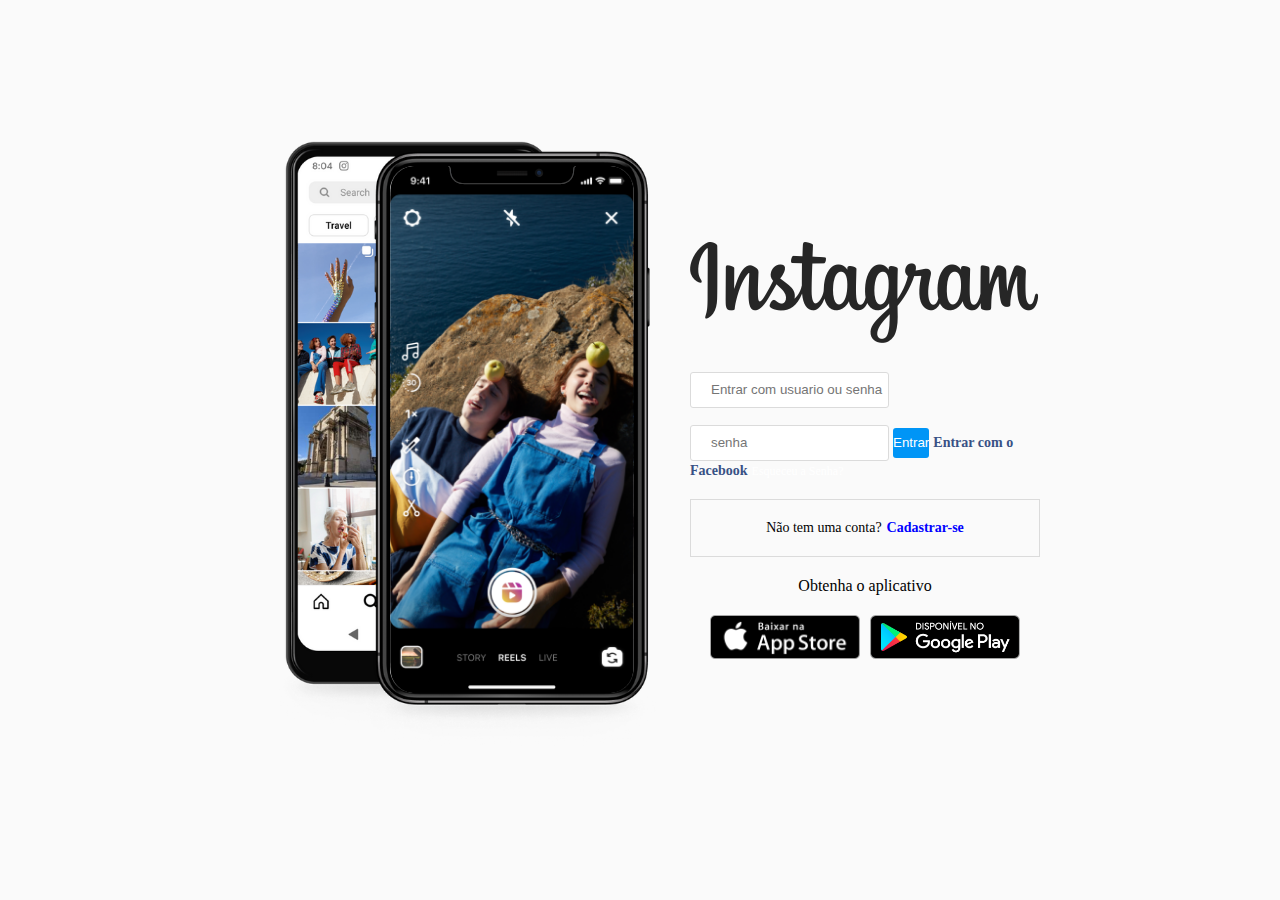
<file: index.html>
<!DOCTYPE html>
<html lang="pt-br">

<head>
    <meta charset="UTF-8">
    <meta http-equiv="X-UA-Compatible" content="IE=edge">
    
    <meta name="viewport" content="width=device-width, initial-scale=1.0">
    <link rel="stylesheet" href="./styles.css">
    <title>Intagran</title>
</head>

<body>
    <div class="conteiner-imagens">
        <img src="./img/celular.png" class="img-celular">
        <img src="./img/insta1.png" class="imagem-celular">
        <img src="./img/insta2.png" class="imagem-celular" id="troca-imagem">
    </div>

    <div class="conteiner-itens">
        <div conteiner-form>
            <img src="./img/insta-logo.png" class="insta-logo">

            <input placeholder="Entrar com usuario ou senha">
            
            <input placeholder="senha">


            <button>Entrar</button>
            

            <a class="login-facebook">Entrar com o Facebook</a>
            <a class="esqueceu-senha">Esqueceu a Senha?</a>
            
        </div>
        <div class="conteiner-cadastro">

            <p class="paragrafo-conta">Não tem uma conta?</p><a class="link-cadastro">Cadastrar-se</a>
        </div>

        <p class="paragrafo-app">Obtenha o aplicativo</p>

        <div class="conteiner-app">

            <img src="./img/ios.png" alt="logo do ios" class="logo-app">
            <img src="./img/google.png" alt="logo do google" class="logo-app">
        </div>

    </div>

</body>
<script>
    let imagem = document.getElementById("troca-imagem")

    setInterval(function () {
        trocaimagem()
    }, 3000)

    function trocaimagem() {
        if (imagem.style.opacity == 0) {

            imagem.style.opacity = 1
        }
        else {
            imagem.style.opacity = 0
        }
    }

</script>
</html>
</file>
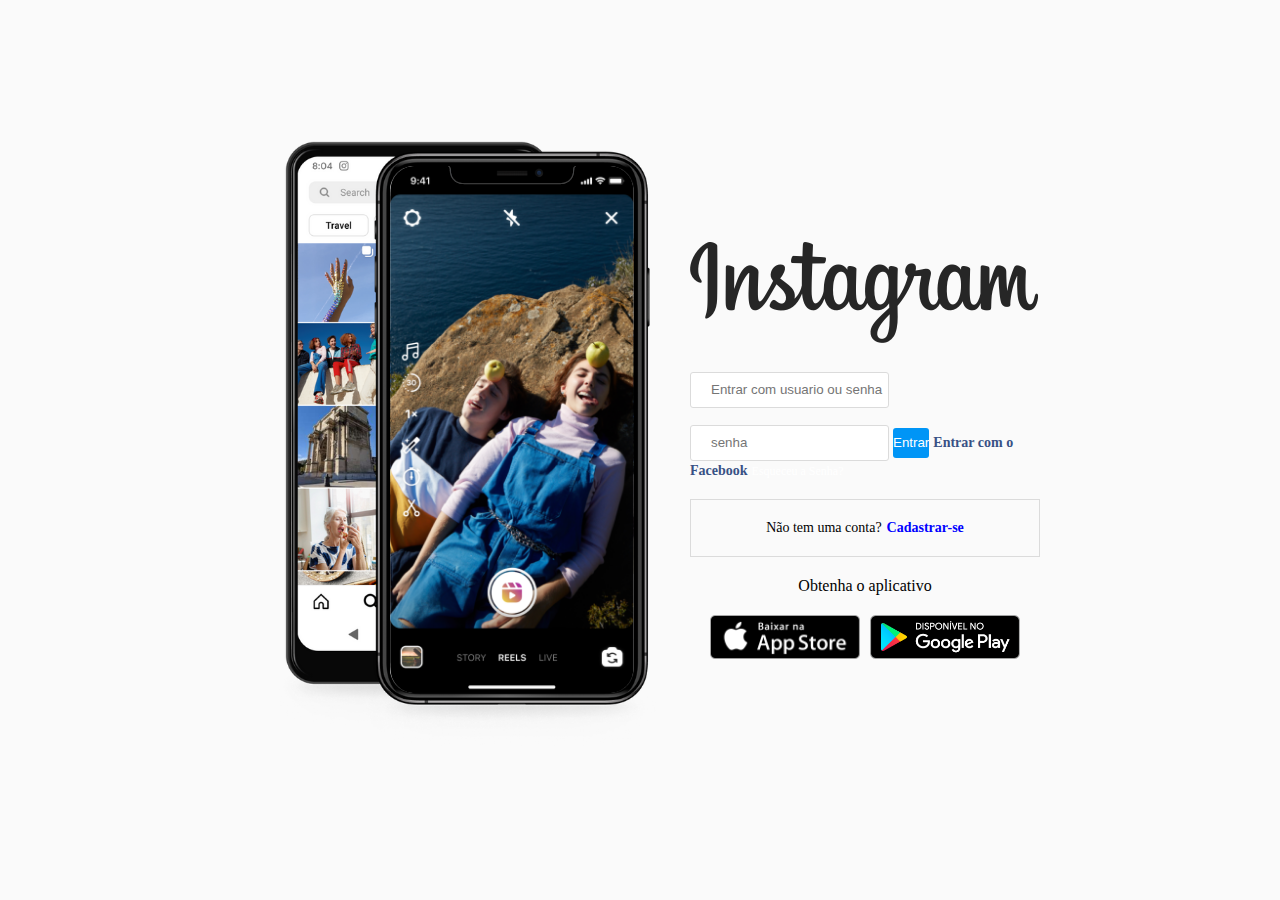
<file: MONGOO.html>
<!DOCTYPE html>
<html lang="pt-br">

<head>
    <meta charset="UTF-8">
    <meta http-equiv="X-UA-Compatible" content="IE=edge">
    <meta name="viewport" content="width=device-width, initial-scale=1.0">
    <link rel="stylesheet" href="./styles.css">
    <title>Intagran</title>
</head>

<body>
    <div class="conteiner-imagens">
        <img src="./img/celular.png" class="img-celular">
        <img src="./img/insta1.png" class="imagem-celular">
        <img src="./img/insta2.png" class="imagem-celular" id="troca-imagem">
    </div>

    <div class="conteiner-itens">
        <div conteiner-form>
            <img src="./img/insta-logo.png" class="insta-logo">

            <input placeholder="Entrar com usuario ou senha">
            
            <input placeholder="senha">


            <button>Entrar</button>
            

            <a class="login-facebook">Entrar com o Facebook</a>
            <a class="esqueceu-senha">Esqueceu a Senha?</a>
            
        </div>
        <div class="conteiner-cadastro">

            <p class="paragrafo-conta">Não tem uma conta?</p><a class="link-cadastro">Cadastrar-se</a>
        </div>

        <p class="paragrafo-app">Obtenha o aplicativo</p>

        <div class="conteiner-app">

            <img src="./img/ios.png" alt="logo do ios" class="logo-app">
            <img src="./img/google.png" alt="logo do google" class="logo-app">
        </div>

    </div>

</body>
<script>
    let imagem = document.getElementById("troca-imagem")

    setInterval(function () {
        trocaimagem()
    }, 3000)

    function trocaimagem() {
        if (imagem.style.opacity == 0) {

            imagem.style.opacity = 1
        }
        else {
            imagem.style.opacity = 0
        }
    }

</script>
</html>
</file>
<file: styles.css>
* {
    margin: 0;
    padding: 0;
    box-sizing: border-box;
}

body {
    background: #FAFAFA;
    width: 100vw;
    height: 100vh;
    display: flex;
    justify-content: center;
    align-items: center;
}

.insta-logo {
    margin-bottom: 20px;
}

.img-celular {
    width: 450px;
}

.conteiner-imagens {
    position: relative;
}

.imagem-celular {
    height: 529px;
    position: absolute;
    left: 150px;
    top: 24px;
    transition: 2s ease-in-out;
}

.conteiner-itens {

    width: 350px;
}

.conteiner-form {
    display: flex;
    flex-direction: column;
    border: 1px solid #dbdbdb;
    background: #ffffff;

    padding-top: 50px;
    padding-left: 40px;
    padding-right: 40px;
    padding-bottom: 20px;
}

input {
    height: 36px;
    outline: none;
    border: 1px solid #dbdbdb;
    border-radius: 3px;
    padding-left: 20px;
    margin-top: 5px;
    color: blue;
}

button {
    background: #0095f6;
    height: 30px;
    border-radius: 3px;
    border: none;
    color: #ffffff;
    margin-top: 20px;
    cursor: pointer;

}

.login-facebook {
    color: #385185;
    font-weight: bold;
    text-align: center;
    margin-top: 20px;
    margin-bottom: 20px;
    cursor: pointer;
    font-size: 14px;
}

.esqueceu-senha {
    color: #ffffff;
    text-align: center;
    cursor: pointer;
    font-size: 12px;
}

.conteiner-cadastro {
    display: flex;
    justify-content: center;
    align-items: center;
    padding-top: 20px;
    padding-bottom: 20px;
    margin-top: 20px;
    border: 1px solid #dbdbdb;
}

.link-cadastro {
    color: blue;
    font-weight: bold;
    font-size: 14px;
    margin-left: 5px;
    cursor: pointer;

}

.paragrafo-conta {
    font-size: 14px;
}

.paragrafo-app {
    margin-top: 20px;
    margin-bottom: 20px;
    text-align: center;
}

.conteiner-app {
    display: flex;
    justify-content: center;
    gap: 10px;

}

.logo-app {
    width: 150px;
    justify-content: center;

}
</file>
